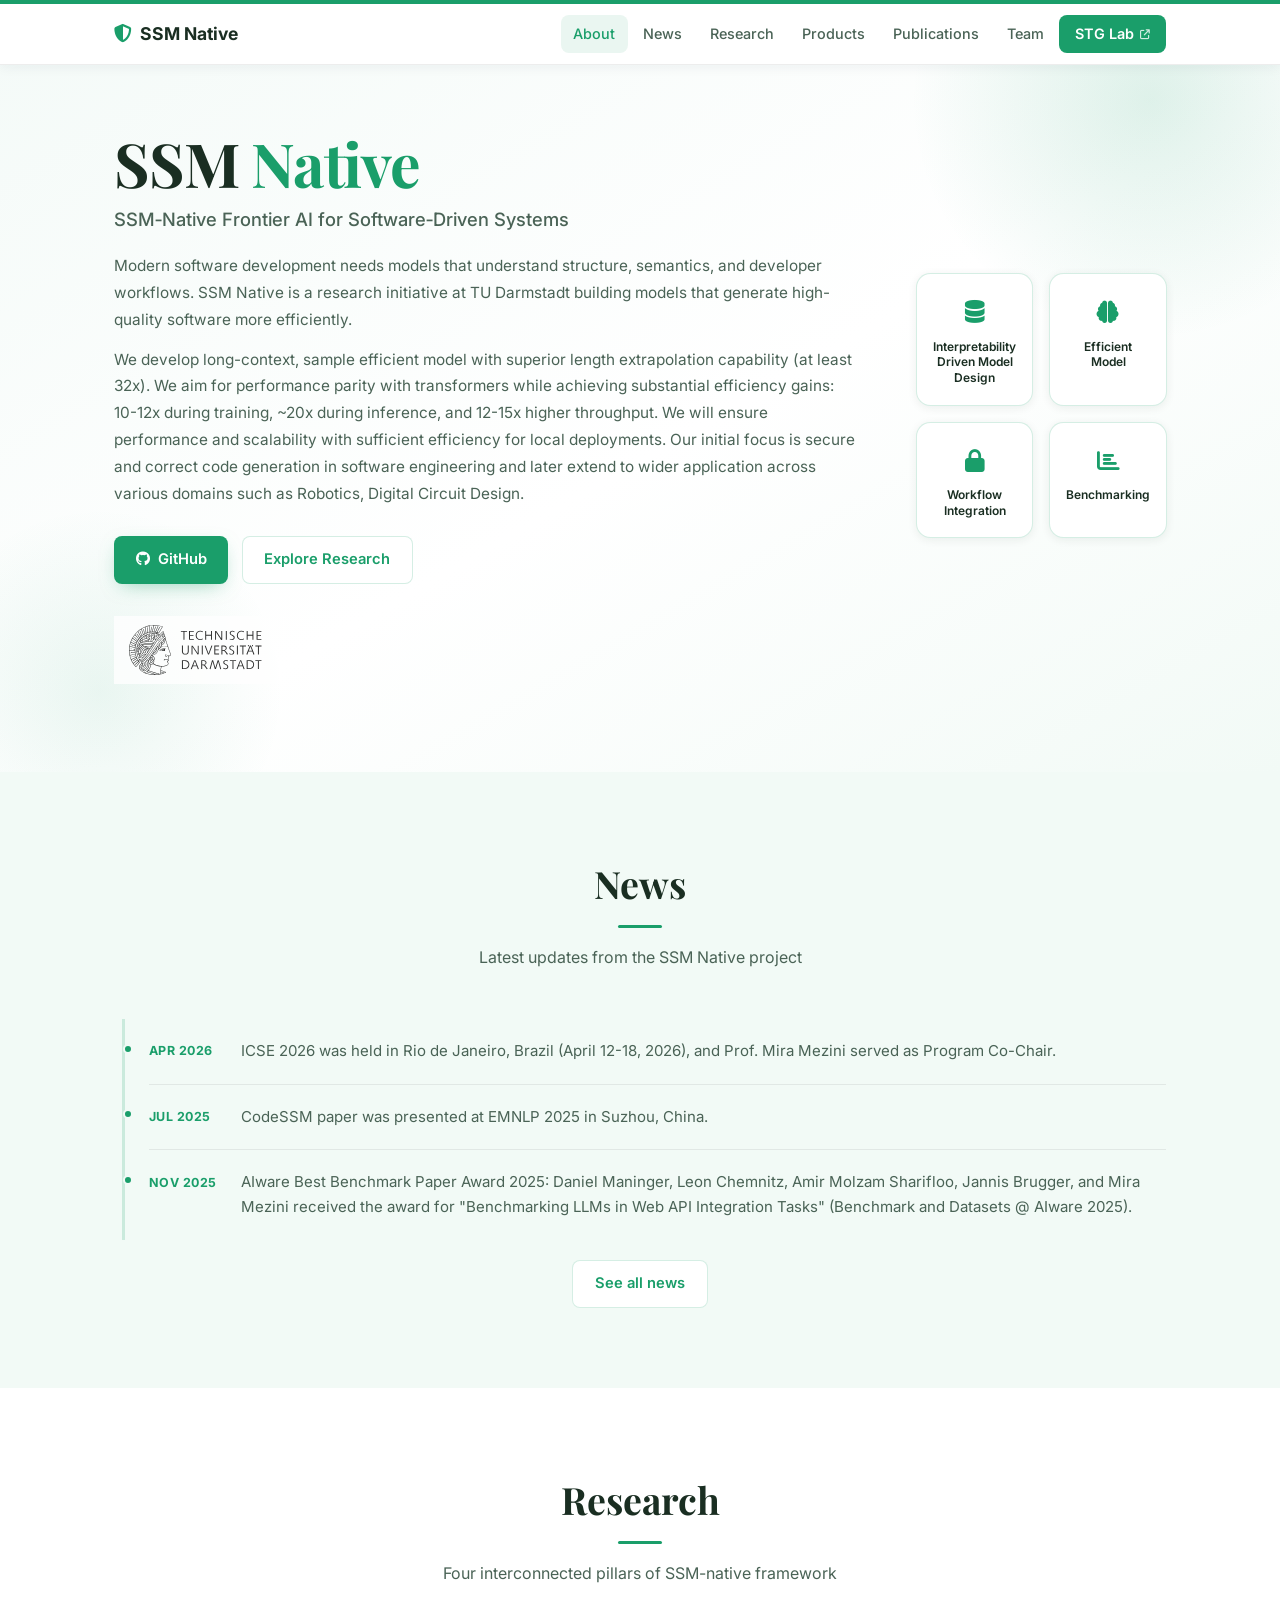
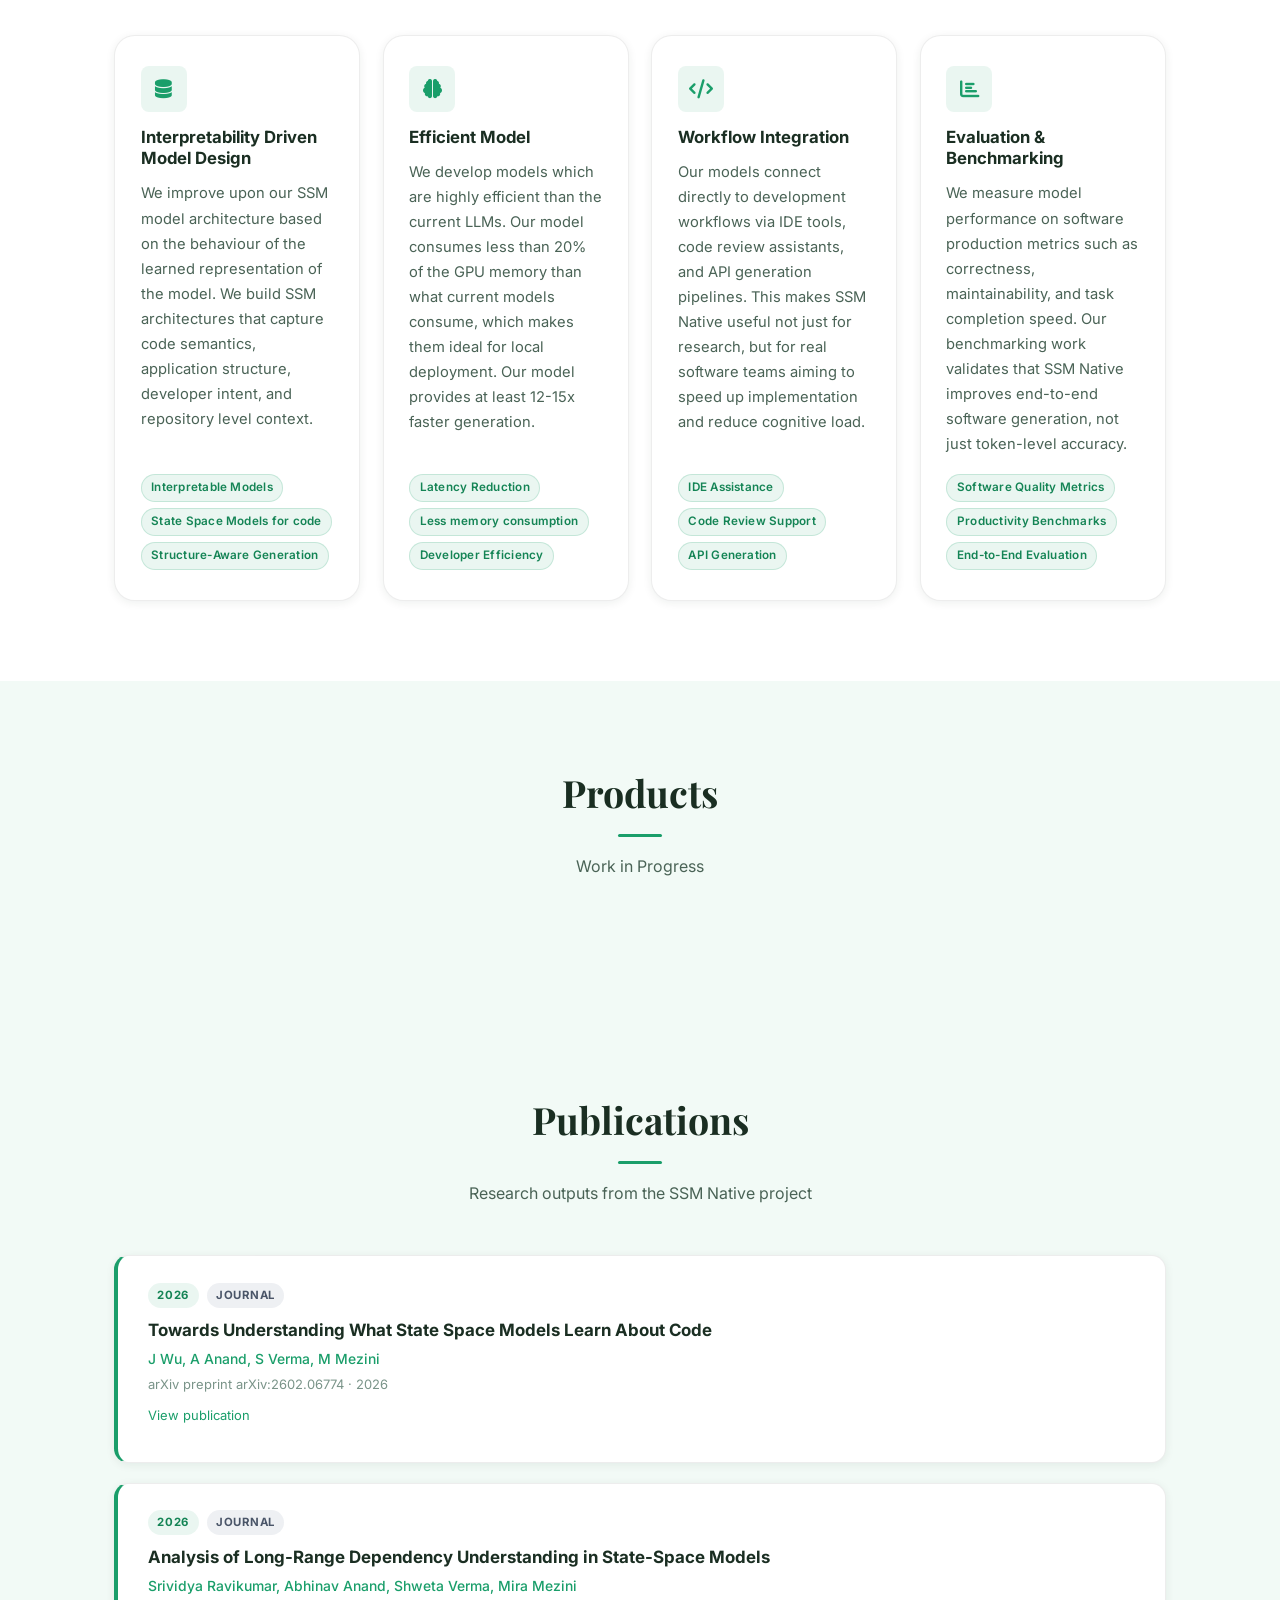
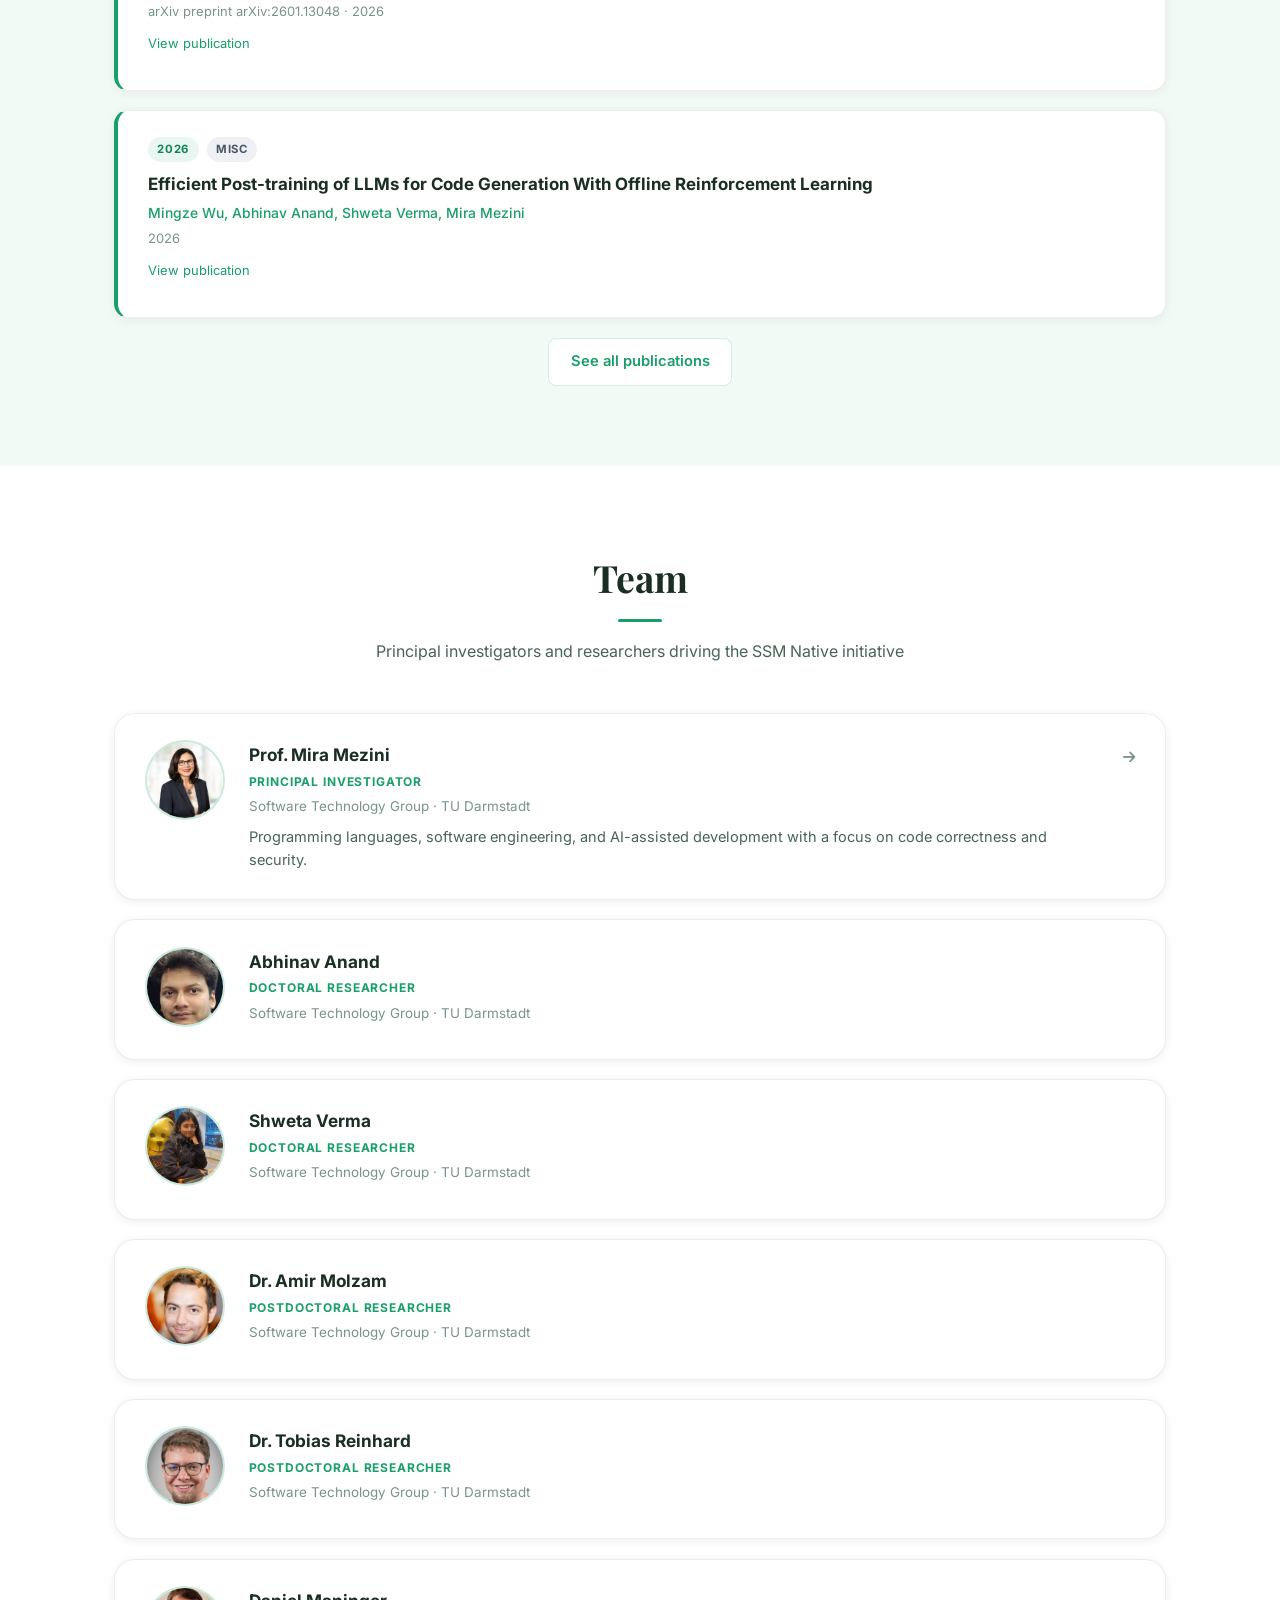
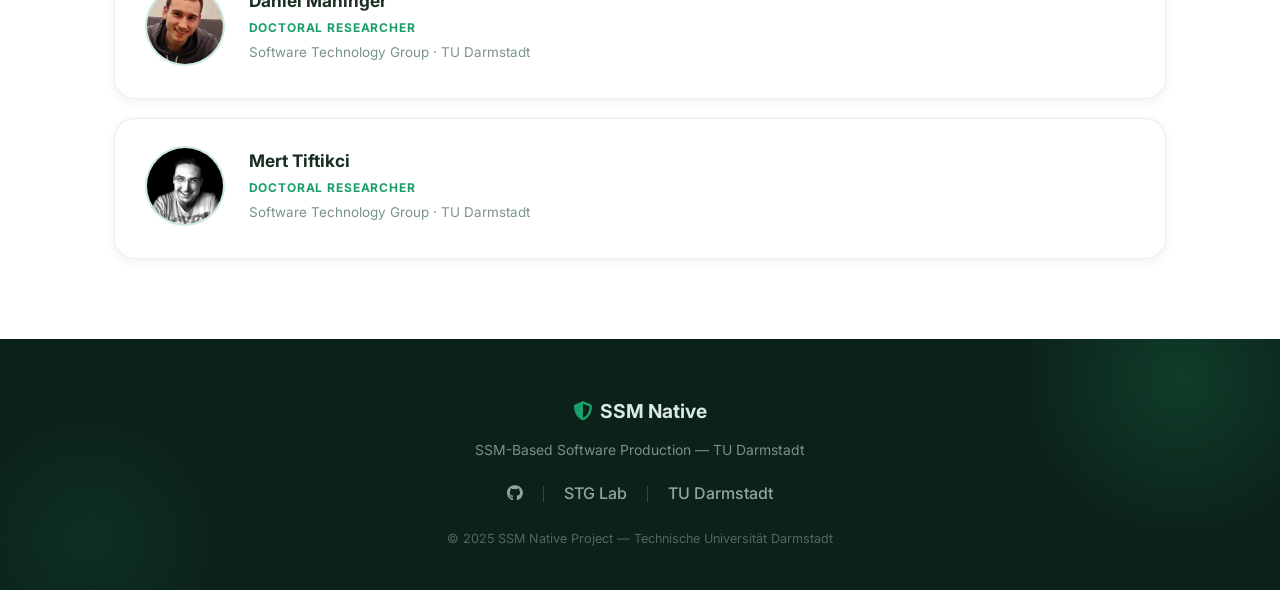
<file: index.html>
<!doctype html>
<html lang="en">
    <head>
        <meta charset="utf-8" />
        <meta name="viewport" content="width=device-width, initial-scale=1" />
        <meta
            name="description"
            content="SSM Native, SSM-based models for efficient software generation at TU Darmstadt."
        />
        <meta
            name="keywords"
            content="SSM Native, SSM-based models, software generation, efficient development, TU Darmstadt"
        />
        <title>SSM Native, Efficient Software Generation</title>

        <link rel="preconnect" href="https://fonts.googleapis.com" />
        <link rel="preconnect" href="https://fonts.gstatic.com" crossorigin />
        <link
            href="https://fonts.googleapis.com/css2?family=Inter:wght@300;400;500;600;700&family=Playfair+Display:wght@600;700&display=swap"
            rel="stylesheet"
        />
        <link
            rel="stylesheet"
            href="https://cdnjs.cloudflare.com/ajax/libs/font-awesome/6.5.0/css/all.min.css"
        />

        <link rel="stylesheet" href="./css/style.css" />
    </head>
    <body>
        <!-- ========== NAVBAR ========== -->
        <nav id="navbar" role="navigation" aria-label="main navigation">
            <div class="nav-inner">
                <a class="nav-brand" href="#about">
                    <span class="nav-logo-icon"
                        ><i class="fas fa-shield-halved"></i
                    ></span>
                    <span class="nav-logo-text">SSM Native</span>
                </a>
                <button
                    class="nav-burger"
                    id="navBurger"
                    aria-label="Toggle menu"
                    aria-expanded="false"
                >
                    <span></span><span></span><span></span>
                </button>
                <ul class="nav-links" id="navLinks">
                    <li><a href="#about">About</a></li>
                    <li><a href="#news">News</a></li>
                    <li><a href="#research">Research</a></li>
                    <li><a href="#products">Products</a></li>
                    <li><a href="#publications">Publications</a></li>
                    <li><a href="#team">Team</a></li>
                    <li><a href="https://www.st.informatik.tu-darmstadt.de/" target="_blank" rel="noopener" class="nav-cta">STG Lab <i class="fas fa-arrow-up-right-from-square nav-ext-icon"></i></a></li>
                </ul>
            </div>
        </nav>

        <!-- ========== HERO / ABOUT ========== -->
        <section id="about" class="hero-section">
            <div class="hero-deco hero-deco-1"></div>
            <div class="hero-deco hero-deco-2"></div>
            <div class="container">
                <div class="hero-content">
                    <div class="hero-text">
                        <h1 class="hero-title">
                            SSM <span class="accent">Native</span>
                        </h1>
                        <p class="hero-subtitle">
                            SSM‑Native Frontier AI for Software‑Driven Systems
                        </p>
                        <p class="hero-desc">
                            Modern software development needs models that
                            understand structure, semantics, and developer
                            workflows. SSM Native is a research
                            initiative at TU Darmstadt building models 
                            that generate high-quality software more
                            efficiently.
                        </p>
                        <p class="hero-desc">
                            We develop long-context, sample efficient model
                            with superior length extrapolation capability 
                            (at least 32x). We aim for performance parity with
                            transformers while achieving substantial efficiency
                            gains: 10-12x during training, ~20x during inference,
                            and 12-15x higher throughput. We will ensure performance
                            and scalability with sufficient efficiency for local 
                            deployments. Our initial focus is secure and correct code 
                            generation in software engineering and later extend to wider 
                            application across various domains such as Robotics,
                            Digital Circuit Design.
                            
                        </p>
                        <div class="hero-links">
                            <a
                                href="https://github.com/abx04/CodeSSM"
                                class="btn btn-primary"
                                target="_blank"
                                rel="noopener"
                            >
                                <i class="fab fa-github"></i> GitHub
                            </a>
                            <a href="#research" class="btn btn-outline"
                                >Explore Research</a
                            >
                        </div>
                        <div class="hero-affiliations">
                            <a
                                href="https://www.tu-darmstadt.de/"
                                target="_blank"
                                rel="noopener"
                                class="affil-logo"
                                aria-label="TU Darmstadt"
                            >
                                <img
                                    src="./static/images/tuda_logo_RGB.svg"
                                    alt="TU Darmstadt"
                                    class="logo-tuda"
                                />
                            </a>
                        </div>
                    </div>
                    <div class="hero-visual">
                        <div class="hero-card-stack">
                            <div class="hero-stat-card">
                                <div class="hero-stat-icon">
                                    <i class="fas fa-database"></i>
                                </div>
                                <div class="hero-stat-label">Interpretability Driven Model Design</div>
                            </div>
                            <div class="hero-stat-card">
                                <div class="hero-stat-icon">
                                    <i class="fas fa-brain"></i>
                                </div>
                                <div class="hero-stat-label">
                                    Efficient Model
                                </div>
                            </div>
                            <div class="hero-stat-card">
                                <div class="hero-stat-icon">
                                    <i class="fas fa-lock"></i>
                                </div>
                                <div class="hero-stat-label">
                                    Workflow Integration
                                </div>
                            </div>
                            <div class="hero-stat-card">
                                <div class="hero-stat-icon">
                                    <i class="fas fa-chart-bar"></i>
                                </div>
                                <div class="hero-stat-label">Benchmarking</div>
                            </div>
                        </div>
                    </div>
                </div>
            </div>
        </section>

        <!-- ========== NEWS ========== -->
        <section id="news" class="section section-subtle">
            <div class="container">
                <div class="section-header">
                    <h2 class="section-heading">News</h2>
                    <p class="section-sub">
                        Latest updates from the SSM Native project
                    </p>
                </div>
                <div class="news-list" id="newsList" data-limit="3">
                    <div class="news-item">
                        <span class="news-date">Loading...</span>
                        <div class="news-body">
                            <p>Loading news updates...</p>
                        </div>
                    </div>
                </div>
                <div class="news-actions">
                    <a href="./news.html" class="btn btn-outline">
                        See all news
                    </a>
                </div>
            </div>
        </section>

        <!-- ========== RESEARCH ========== -->
        <section id="research" class="section section-default">
            <div class="container">
                <div class="section-header">
                    <h2 class="section-heading">Research</h2>
                    <p class="section-sub">
                        Four interconnected pillars of SSM-native framework
                    </p>
                </div>
                <div class="research-grid">
                    <div class="research-card">
                        <div class="research-icon">
                            <i class="fas fa-database"></i>
                        </div>
                        <h3>Interpretability Driven Model Design</h3>
                        <p>
                            We improve upon our SSM model architecture based
                            on the behaviour of the learned representation of the model.
                            We build SSM architectures that capture code
                            semantics, application structure, developer
                            intent, and repository level context.
                            
                        </p>
                        <ul class="research-tags">
                            <li>Interpretable Models</li>
                            <li>State Space Models for code</li>
                            <li>Structure-Aware Generation</li>
                        </ul>
                    </div>

                    <div class="research-card">
                        <div class="research-icon">
                            <i class="fas fa-brain"></i>
                        </div>
                        <h3>Efficient Model</h3>
                        <p>
                            We develop models which are highly efficient 
                            than the current LLMs. Our model consumes less than 20% 
                            of the GPU memory than what current models consume,
                            which makes them ideal for local deployment. Our model
                            provides at least 12-15x faster generation.

                        </p>
                        <ul class="research-tags">
                            <li>Latency Reduction</li>
                            <li>Less memory consumption</li>
                            <li>Developer Efficiency</li>
                        </ul>
                    </div>

                    <div class="research-card">
                        <div class="research-icon">
                            <i class="fas fa-code"></i>
                        </div>
                        <h3>Workflow Integration</h3>
                        <p>
                            Our models connect directly to development workflows
                            via IDE tools, code review assistants, and API
                            generation pipelines. This makes SSM Native useful
                            not just for research, but for real software teams
                            aiming to speed up implementation and reduce
                            cognitive load.
                        </p>
                        <ul class="research-tags">
                            <li>IDE Assistance</li>
                            <li>Code Review Support</li>
                            <li>API Generation</li>
                        </ul>
                    </div>

                    <div class="research-card">
                        <div class="research-icon">
                            <i class="fas fa-chart-bar"></i>
                        </div>
                        <h3>Evaluation &amp; Benchmarking</h3>
                        <p>
                            We measure model performance on software production
                            metrics such as correctness, maintainability, and
                            task completion speed. Our benchmarking work
                            validates that SSM Native improves end-to-end
                            software generation, not just token-level accuracy.
                        </p>
                        <ul class="research-tags">
                            <li>Software Quality Metrics</li>
                            <li>Productivity Benchmarks</li>
                            <li>End-to-End Evaluation</li>
                        </ul>
                    </div>
                </div>
            </div>
        </section>

        <!-- ========== PRODUCTS ========== -->
        <section id="products" class="section section-subtle">
            <div class="container">
                <div class="section-header">
                    <h2 class="section-heading">Products</h2>
                    <p class="section-sub">
                        Work in Progress
                    </p>
                </div>
               <!-- <div class="products-grid">
                    <div class="product-card">
                        <div class="product-icon">
                            <i class="fas fa-plug"></i>
                        </div>
                        <div class="product-label">IDE Integration</div>
                        <h3>JetBrains IDE Plugin</h3>
                        <p>
                            Brings SSM Native code generation support directly
                            into your development environment. The plugin
                            enhances IDE suggestions, improves completion
                            quality, and helps developers produce software more
                            efficiently.
                        </p>
                    </div> -->

                     <!-- <div class="product-card">
                        <div class="product-icon">
                            <i class="fas fa-terminal"></i>
                        </div>
                        <div class="product-label">Unified Evaluation</div>
                        <h3>Benchmark CLI Tool</h3>
                        <p>
                            A unified command-line interface for evaluating SSM
                            models on software generation metrics. Benchmark any
                            model from OpenRouter or a local agent against
                            productivity, correctness, and maintainability
                            criteria in one tool.
                        </p>
                    </div>
                </div> -->
            </div>
        </section>

        <!-- ========== PUBLICATIONS ========== -->
        <section id="publications" class="section section-subtle">
            <div class="container">
                <div class="section-header">
                    <h2 class="section-heading">Publications</h2>
                    <p class="section-sub">
                        Research outputs from the SSM Native project
                    </p>
                </div>
                <div class="pub-list" id="pubList" data-limit="3">
                    <div class="pub-card">
                        <p class="pub-venue">Loading publications from BibTeX...</p>
                    </div>
                </div>
                <div class="pub-actions">
                    <a href="./publications.html" class="btn btn-outline">
                        See all publications
                    </a>
                </div>
            </div>
        </section>

        <!-- ========== TEAM ========== -->
        <section id="team" class="section section-default">
            <div class="container">
                <div class="section-header">
                    <h2 class="section-heading">Team</h2>
                    <p class="section-sub">
                        Principal investigators and researchers driving the
                        SSM Native initiative
                    </p>
                </div>
                <div class="team-grid">
                    <a
                        class="team-card"
                        href="https://www.st.informatik.tu-darmstadt.de/people/mira_mezini/"
                        target="_blank"
                        rel="noopener"
                    >
                        <div class="team-avatar">
                            <img
                                src="./static/images/hessianAI_MiraMezini_0x415.jpg"
                                alt="Mira Mezini"
                            />
                        </div>
                        <div class="team-info">
                            <div class="team-name">Prof. Mira Mezini</div>
                            <div class="team-role">Principal Investigator</div>
                            <div class="team-affiliation">
                                Software Technology Group &middot; TU Darmstadt
                            </div>
                            <p class="team-focus">
                                Programming languages, software engineering, and
                                AI-assisted development with a focus on code
                                correctness and security.
                            </p>
                        </div>
                        <span class="team-link-icon"
                            ><i class="fas fa-arrow-right"></i
                        ></span>
                    </a>

                    <div class="team-card">
                        <div class="team-avatar">
                            <img
                                src="./static/images/Abhinav_Anand.jpg"
                                alt="Abhinav Anand"
                            />
                        </div>
                        <div class="team-info">
                            <div class="team-name">Abhinav Anand</div>
                            <div class="team-role">Doctoral Researcher</div>
                            <div class="team-affiliation">
                                Software Technology Group &middot; TU Darmstadt
                            </div>
                        </div>
                    </div>

                    <div class="team-card">
                        <div class="team-avatar">
                            <img
                                src="./static/images/Shweta_Verma.jpg"
                                alt="Shweta Verma"
                            />
                        </div>
                        <div class="team-info">
                            <div class="team-name">Shweta Verma</div>
                            <div class="team-role">Doctoral Researcher</div>
                            <div class="team-affiliation">
                                Software Technology Group &middot; TU Darmstadt
                            </div>
                        </div>
                    </div>

                    <div class="team-card">
                        <div class="team-avatar">
                            <img
                                src="./static/images/Amir_Molzam_Sharifloo.jpg"
                                alt="Dr. Amir Molzam"
                            />
                        </div>
                        <div class="team-info">
                            <div class="team-name">Dr. Amir Molzam</div>
                            <div class="team-role">Postdoctoral Researcher</div>
                            <div class="team-affiliation">
                                Software Technology Group &middot; TU Darmstadt
                            </div>
                        </div>
                    </div>

                    <div class="team-card">
                        <div class="team-avatar">
                            <img
                                src="./static/images/Tobias_Reinhard.jpg"
                                alt="Dr. Tobias Reinhard"
                            />
                        </div>
                        <div class="team-info">
                            <div class="team-name">Dr. Tobias Reinhard</div>
                            <div class="team-role">Postdoctoral Researcher</div>
                            <div class="team-affiliation">
                                Software Technology Group &middot; TU Darmstadt
                            </div>
                        </div>
                    </div>

                    <div class="team-card">
                        <div class="team-avatar">
                            <img
                                src="./static/images/Daniel_Maninger.jpg"
                                alt="Daniel Maninger"
                            />
                        </div>
                        <div class="team-info">
                            <div class="team-name">Daniel Maninger</div>
                            <div class="team-role">Doctoral Researcher</div>
                            <div class="team-affiliation">
                                Software Technology Group &middot; TU Darmstadt
                            </div>
                        </div>
                    </div>

                    <div class="team-card">
                        <div class="team-avatar">
                            <img
                                src="./static/images/Mert_Tiftikci.jpg"
                                alt="Mert Tiftikci"
                            />
                        </div>
                        <div class="team-info">
                            <div class="team-name">Mert Tiftikci</div>
                            <div class="team-role">Doctoral Researcher</div>
                            <div class="team-affiliation">
                                Software Technology Group &middot; TU Darmstadt
                            </div>
                        </div>
                    </div>
                </div>
            </div>
        </section>

        <!-- ========== FOOTER ========== -->
        <footer class="site-footer">
            <div class="footer-deco footer-deco-1"></div>
            <div class="footer-deco footer-deco-2"></div>
            <div class="container footer-inner">
                <div class="footer-brand">
                    <span class="footer-logo-icon"
                        ><i class="fas fa-shield-halved"></i
                    ></span>
                    <span class="footer-logo-text">SSM Native</span>
                </div>
                <p class="footer-tagline">
                    SSM-Based Software Production &mdash; TU Darmstadt
                </p>
                <div class="footer-links">
                    <a href="https://github.com/SecureCoder-Project" target="_blank" rel="noopener" aria-label="GitHub"><i class="fab fa-github"></i></a>
                    <span class="footer-divider"></span>
                    <a href="https://www.st.informatik.tu-darmstadt.de/" target="_blank" rel="noopener">STG Lab</a>
                    <span class="footer-divider"></span>
                    <a href="https://www.tu-darmstadt.de/" target="_blank" rel="noopener">TU Darmstadt</a>
                </div>
                <p class="footer-copy">
                    &copy; 2025 SSM Native Project &mdash; Technische Universit&auml;t Darmstadt
                </p>
            </div>
        </footer>

        <script src="./js/main.js?v=20260504"></script>
    </body>
</html>
</file>
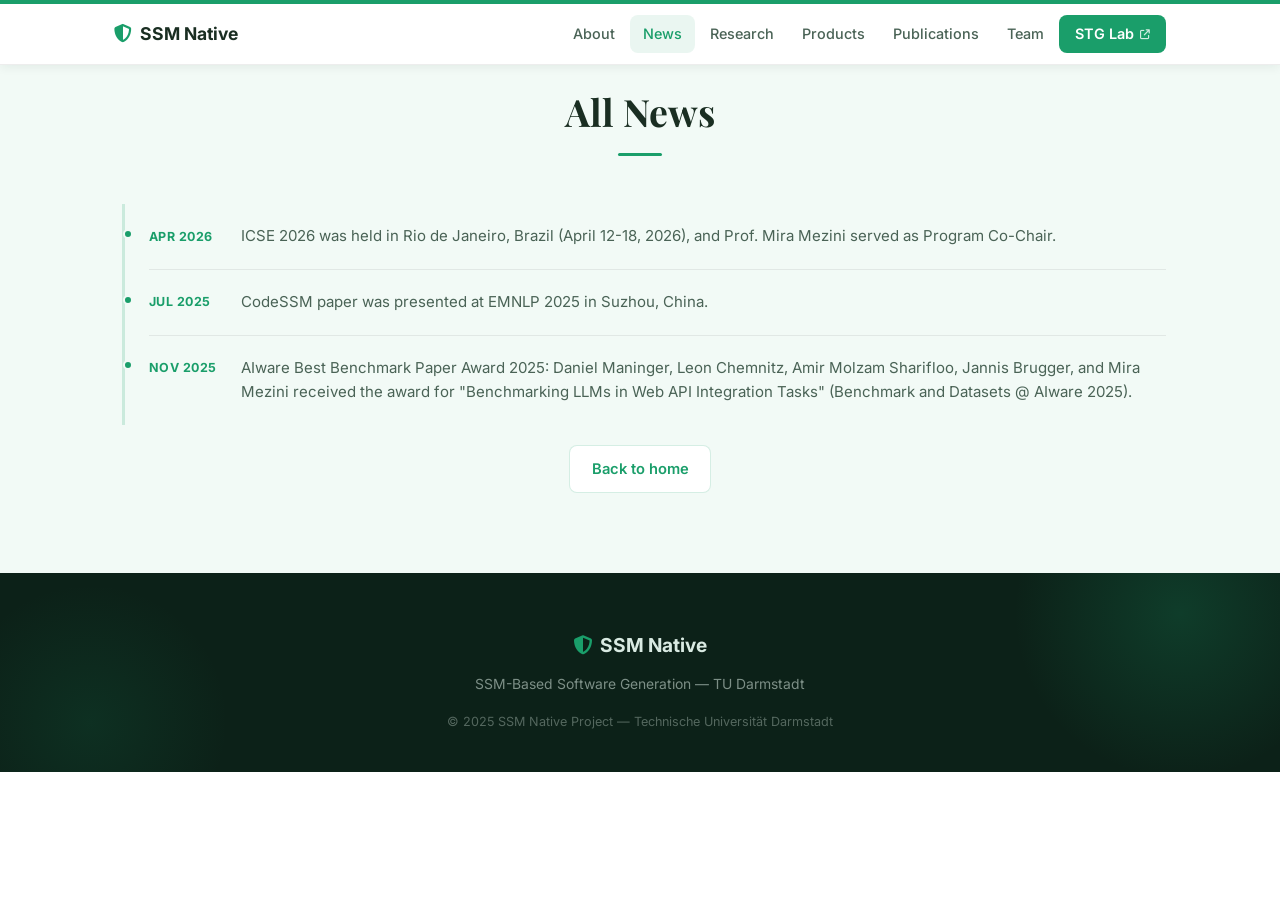
<file: news.html>
<!doctype html>
<html lang="en">
    <head>
        <meta charset="utf-8" />
        <meta name="viewport" content="width=device-width, initial-scale=1" />
        <meta
            name="description"
            content="All SSM Native news updates."
        />
        <meta
            name="keywords"
            content="SSM Native, news, updates, TU Darmstadt"
        />
        <title>SSM Native News</title>

        <link rel="preconnect" href="https://fonts.googleapis.com" />
        <link rel="preconnect" href="https://fonts.gstatic.com" crossorigin />
        <link
            href="https://fonts.googleapis.com/css2?family=Inter:wght@300;400;500;600;700&family=Playfair+Display:wght@600;700&display=swap"
            rel="stylesheet"
        />
        <link
            rel="stylesheet"
            href="https://cdnjs.cloudflare.com/ajax/libs/font-awesome/6.5.0/css/all.min.css"
        />

        <link rel="stylesheet" href="./css/style.css" />
    </head>
    <body>
        <nav id="navbar" role="navigation" aria-label="main navigation">
            <div class="nav-inner">
                <a class="nav-brand" href="./index.html#about">
                    <span class="nav-logo-icon"
                        ><i class="fas fa-shield-halved"></i
                    ></span>
                    <span class="nav-logo-text">SSM Native</span>
                </a>
                <button
                    class="nav-burger"
                    id="navBurger"
                    aria-label="Toggle menu"
                    aria-expanded="false"
                >
                    <span></span><span></span><span></span>
                </button>
                <ul class="nav-links" id="navLinks">
                    <li><a href="./index.html#about">About</a></li>
                    <li><a href="#news">News</a></li>
                    <li><a href="./index.html#research">Research</a></li>
                    <li><a href="./index.html#products">Products</a></li>
                    <li><a href="./publications.html">Publications</a></li>
                    <li><a href="./index.html#team">Team</a></li>
                    <li><a href="https://www.st.informatik.tu-darmstadt.de/" target="_blank" rel="noopener" class="nav-cta">STG Lab <i class="fas fa-arrow-up-right-from-square nav-ext-icon"></i></a></li>
                </ul>
            </div>
        </nav>

        <section id="news" class="section section-subtle">
            <div class="container">
                <div class="section-header">
                    <h2 class="section-heading">All News</h2>
                </div>
                <div class="news-list" id="newsList">
                    <div class="news-item">
                        <span class="news-date">Loading...</span>
                        <div class="news-body">
                            <p>Loading news updates...</p>
                        </div>
                    </div>
                </div>
                <div class="news-actions">
                    <a href="./index.html#news" class="btn btn-outline">
                        Back to home
                    </a>
                </div>
            </div>
        </section>

        <footer class="site-footer">
            <div class="footer-deco footer-deco-1"></div>
            <div class="footer-deco footer-deco-2"></div>
            <div class="container footer-inner">
                <div class="footer-brand">
                    <span class="footer-logo-icon"
                        ><i class="fas fa-shield-halved"></i
                    ></span>
                    <span class="footer-logo-text">SSM Native</span>
                </div>
                <p class="footer-tagline">
                    SSM-Based Software Generation &mdash; TU Darmstadt
                </p>
                <p class="footer-copy">
                    &copy; 2025 SSM Native Project &mdash; Technische
                    Universit&auml;t Darmstadt
                </p>
            </div>
        </footer>

        <script src="./js/main.js?v=20260504"></script>
    </body>
</html>
</file>
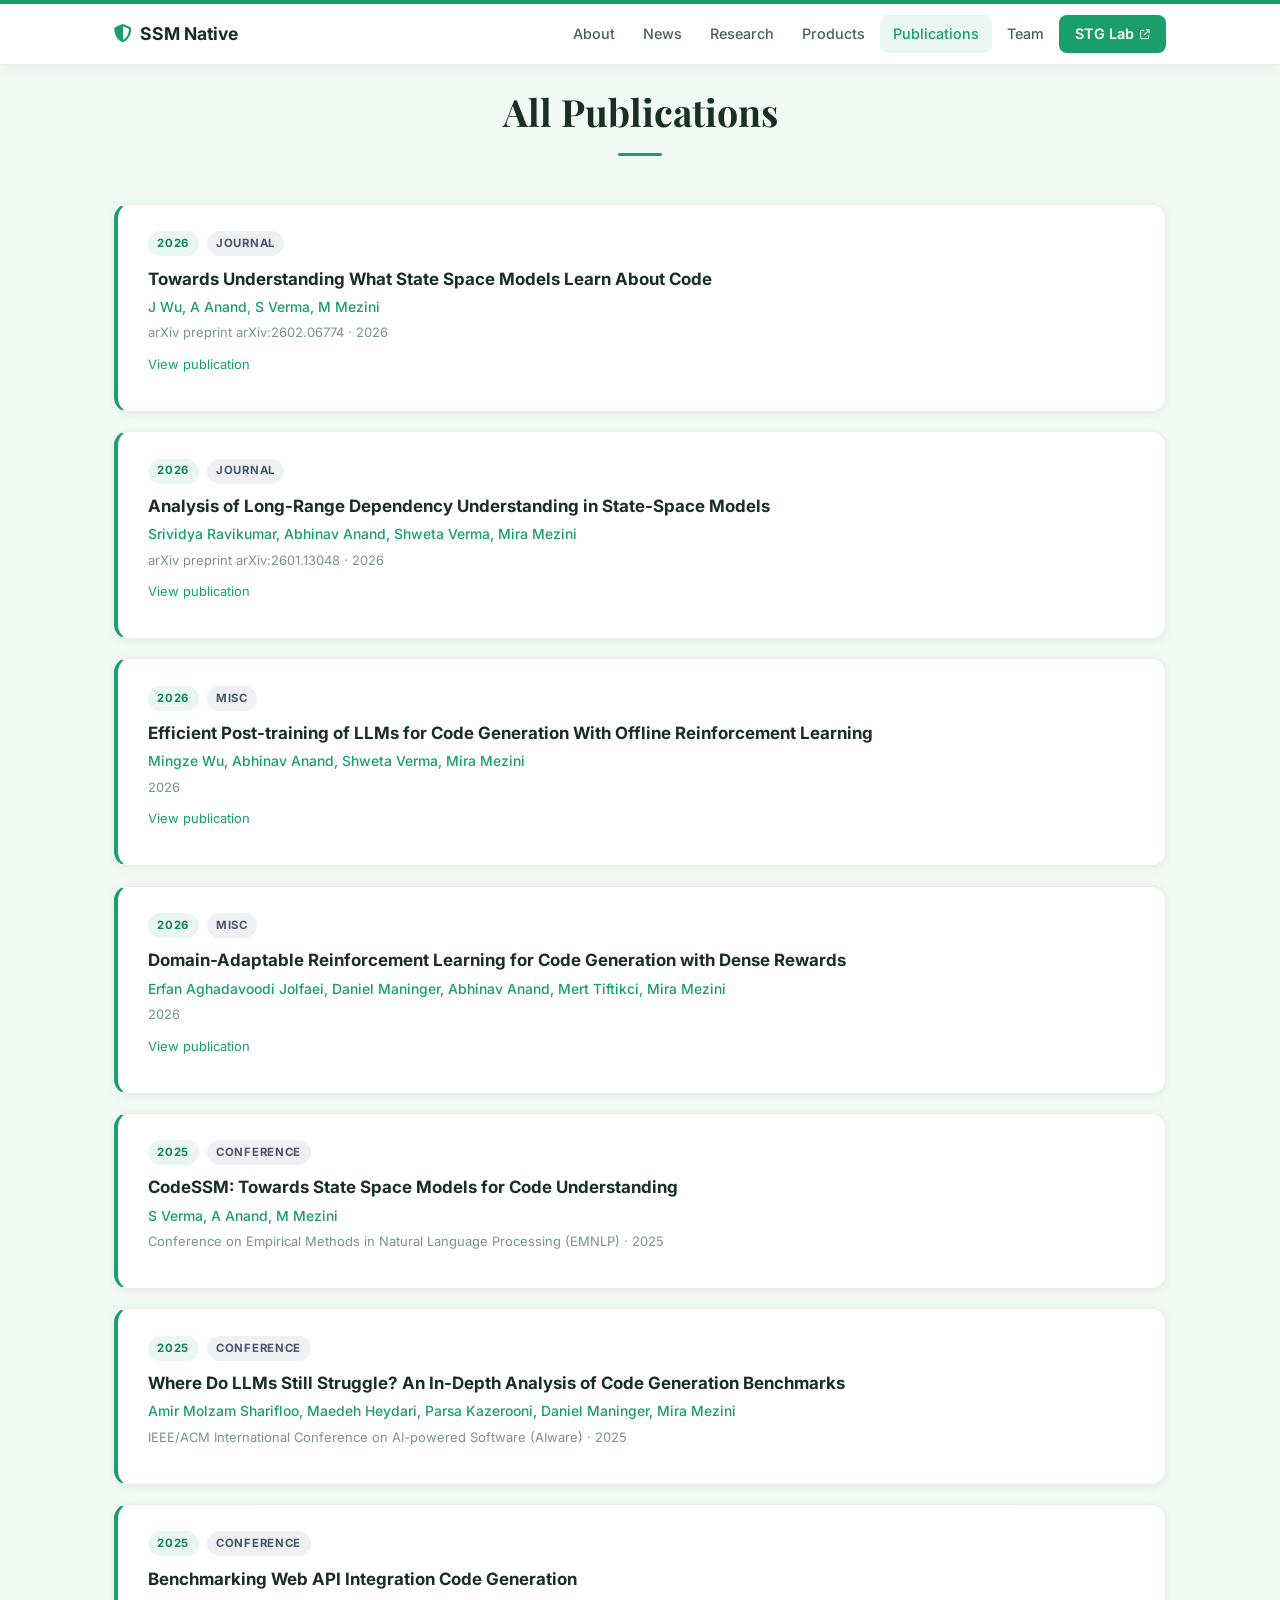
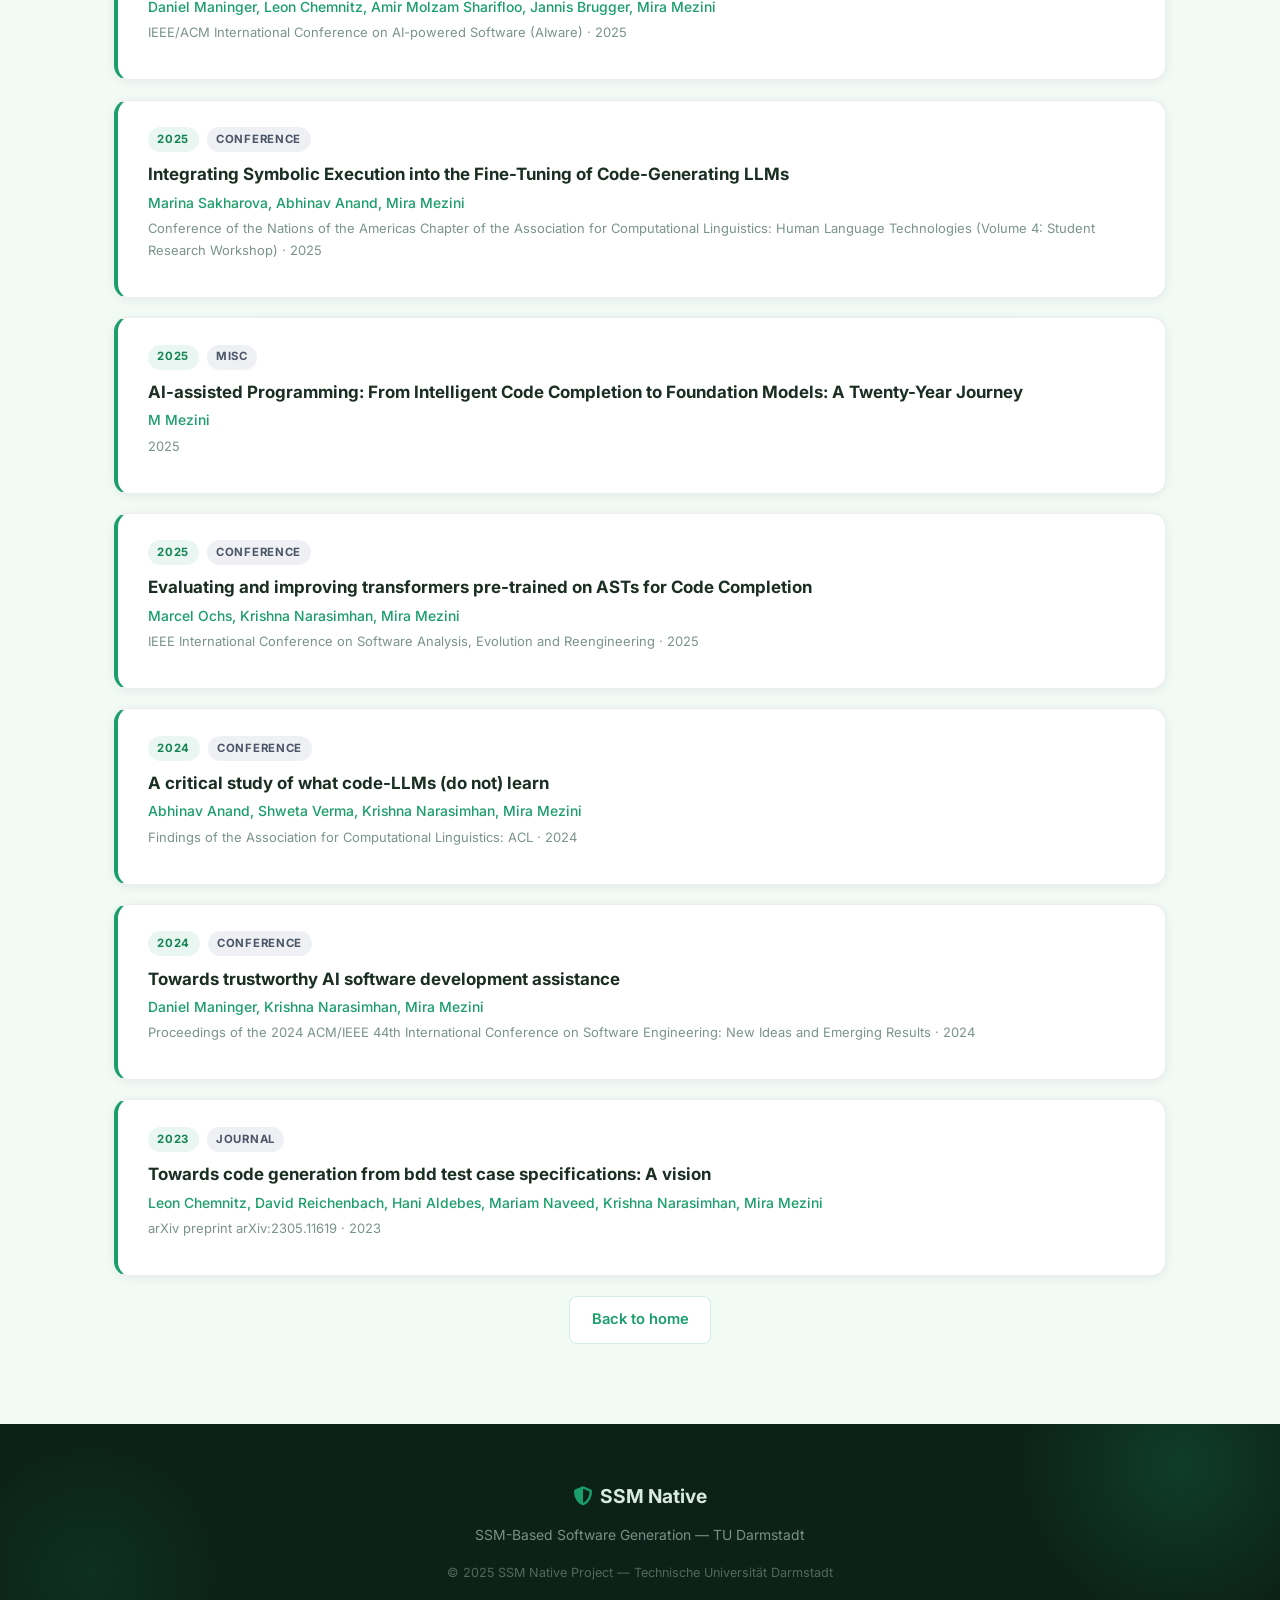
<file: publications.html>
<!doctype html>
<html lang="en">
    <head>
        <meta charset="utf-8" />
        <meta name="viewport" content="width=device-width, initial-scale=1" />
        <meta
            name="description"
            content="All SSM Native publications from BibTeX."
        />
        <meta
            name="keywords"
            content="SSM Native, publications, BibTeX, TU Darmstadt"
        />
        <title>SSM Native Publications</title>

        <link rel="preconnect" href="https://fonts.googleapis.com" />
        <link rel="preconnect" href="https://fonts.gstatic.com" crossorigin />
        <link
            href="https://fonts.googleapis.com/css2?family=Inter:wght@300;400;500;600;700&family=Playfair+Display:wght@600;700&display=swap"
            rel="stylesheet"
        />
        <link
            rel="stylesheet"
            href="https://cdnjs.cloudflare.com/ajax/libs/font-awesome/6.5.0/css/all.min.css"
        />

        <link rel="stylesheet" href="./css/style.css" />
    </head>
    <body>
        <nav id="navbar" role="navigation" aria-label="main navigation">
            <div class="nav-inner">
                <a class="nav-brand" href="./index.html#about">
                    <span class="nav-logo-icon"
                        ><i class="fas fa-shield-halved"></i
                    ></span>
                    <span class="nav-logo-text">SSM Native</span>
                </a>
                <button
                    class="nav-burger"
                    id="navBurger"
                    aria-label="Toggle menu"
                    aria-expanded="false"
                >
                    <span></span><span></span><span></span>
                </button>
                <ul class="nav-links" id="navLinks">
                    <li><a href="./index.html#about">About</a></li>
                    <li><a href="./index.html#news">News</a></li>
                    <li><a href="./index.html#research">Research</a></li>
                    <li><a href="./index.html#products">Products</a></li>
                    <li><a href="#publications">Publications</a></li>
                    <li><a href="./index.html#team">Team</a></li>
                    <li><a href="https://www.st.informatik.tu-darmstadt.de/" target="_blank" rel="noopener" class="nav-cta">STG Lab <i class="fas fa-arrow-up-right-from-square nav-ext-icon"></i></a></li>
                </ul>
            </div>
        </nav>

        <section id="publications" class="section section-subtle">
            <div class="container">
                <div class="section-header">
                    <h2 class="section-heading">All Publications</h2>
                </div>
                <div class="pub-list" id="pubList">
                    <div class="pub-card">
                        <p class="pub-venue">Loading publications from BibTeX...</p>
                    </div>
                </div>
                <div class="pub-actions">
                    <a href="./index.html#publications" class="btn btn-outline">
                        Back to home
                    </a>
                </div>
            </div>
        </section>

        <footer class="site-footer">
            <div class="footer-deco footer-deco-1"></div>
            <div class="footer-deco footer-deco-2"></div>
            <div class="container footer-inner">
                <div class="footer-brand">
                    <span class="footer-logo-icon"
                        ><i class="fas fa-shield-halved"></i
                    ></span>
                    <span class="footer-logo-text">SSM Native</span>
                </div>
                <p class="footer-tagline">
                    SSM-Based Software Generation &mdash; TU Darmstadt
                </p>
                <p class="footer-copy">
                    &copy; 2025 SSM Native Project &mdash; Technische
                    Universit&auml;t Darmstadt
                </p>
            </div>
        </footer>

        <script src="./js/main.js?v=20260504"></script>
    </body>
</html>
</file>
<file: css/style.css>
/* ==========================================================================
   DESIGN TOKENS
   To retheme the entire site, edit only the values in :root below.
   Every color in the stylesheet is consumed via these semantic variables.
   ========================================================================== */
:root {
  /* --- Backgrounds --- */
  --bg-default:       #ffffff;
  --bg-subtle:        #f2faf6;     /* light tint of accent, used for alt sections */
  --bg-inverse:       #0c2118;     /* dark, used for footer */

  /* --- Text --- */
  --text-primary:     #1a2e22;     /* near-black, main body text */
  --text-secondary:   #4a6356;     /* mid-tone, secondary body text */
  --text-muted:       #7a9489;     /* subdued labels, metadata */
  --text-inverse:     rgba(236,252,244,0.92); /* text on dark/inverse backgrounds */

  /* --- Borders --- */
  --border-default:   rgba(26,158,106,0.18); /* accent-tinted, for cards & focus rings */
  --border-subtle:    rgba(0,0,0,0.07);       /* near-neutral, low-contrast dividers */

  /* --- Accent (primary brand color) --- */
  --accent:           #1a9e6a;
  --accent-hover:     #148455;
  --accent-active:    #0e6b43;
  --accent-fg:        #ffffff;          /* foreground on top of --accent */
  --accent-subtle:    rgba(26,158,106,0.09);  /* very faint tint, badge backgrounds */
  --accent-muted:     rgba(26,158,106,0.18);  /* slightly stronger, hover borders */

  /* --- Semantic states --- */
  --success:          #16a34a;
  --warning:          #d97706;
  --danger:           #dc2626;

  /* --- Shadows (neutral, not color-specific) --- */
  --shadow-sm:   0 2px 10px rgba(10,40,25,0.07);
  --shadow-md:   0 8px 28px  rgba(10,40,25,0.11);
  --shadow-lg:   0 20px 48px -14px rgba(10,40,25,0.2);

  /* --- Radii --- */
  --radius-sm:   0.5rem;
  --radius-md:   0.9rem;
  --radius-lg:   1.3rem;

  /* --- Motion --- */
  --transition:  0.22s ease;
}

/* ==========================================================================
   RESET & BASE
   ========================================================================== */
*, *::before, *::after { box-sizing: border-box; margin: 0; padding: 0; }

html { scroll-behavior: smooth; }

body {
  font-family: 'Inter', system-ui, sans-serif;
  font-size: 16px;
  line-height: 1.7;
  color: var(--text-primary);
  background: var(--bg-default);
}

a {
  color: var(--accent);
  text-decoration: none;
  transition: color var(--transition);
}
a:hover { color: var(--accent-hover); }

ul { list-style: none; }

.container {
  max-width: 1100px;
  margin: 0 auto;
  padding: 0 1.5rem;
}

/* ==========================================================================
   NAVBAR
   ========================================================================== */
#navbar {
  position: fixed;
  top: 0; left: 0; right: 0;
  z-index: 100;
  background: rgba(255,255,255,0.97);
  backdrop-filter: blur(12px);
  -webkit-backdrop-filter: blur(12px);
  border-top: 4px solid var(--accent);
  border-bottom: 1px solid var(--border-subtle);
  box-shadow: var(--shadow-sm);
  transition: box-shadow var(--transition);
}

.nav-inner {
  max-width: 1100px;
  margin: 0 auto;
  padding: 0 1.5rem;
  height: 60px;
  display: flex;
  align-items: center;
  justify-content: space-between;
  gap: 1rem;
}

.nav-brand {
  display: flex;
  align-items: center;
  gap: 0.5rem;
  font-weight: 700;
  font-size: 1.1rem;
  color: var(--text-primary);
  white-space: nowrap;
}
.nav-brand:hover { color: var(--accent); }
.nav-logo-icon { color: var(--accent); font-size: 1.15rem; }

.nav-links {
  display: flex;
  align-items: center;
  gap: 0.15rem;
  flex-wrap: nowrap;
}
.nav-links li a {
  display: block;
  padding: 0.4rem 0.8rem;
  border-radius: var(--radius-sm);
  font-size: 0.9rem;
  font-weight: 500;
  color: var(--text-secondary);
  transition: background var(--transition), color var(--transition);
}
.nav-links li a:hover {
  background: var(--accent-subtle);
  color: var(--accent);
}
.nav-links li a.active {
  background: var(--accent-subtle);
  color: var(--accent);
}
.nav-links .nav-cta {
  background: var(--accent);
  color: var(--accent-fg) !important;
  padding: 0.4rem 1rem;
  font-weight: 600;
  display: inline-flex;
  align-items: center;
  gap: 0.35rem;
}
.nav-links .nav-cta:hover {
  background: var(--accent-hover);
  color: var(--accent-fg) !important;
}
.nav-ext-icon { font-size: 0.7em; opacity: 0.8; }

.nav-burger {
  display: none;
  flex-direction: column;
  gap: 5px;
  background: none;
  border: none;
  cursor: pointer;
  padding: 0.35rem;
}
.nav-burger span {
  display: block;
  width: 24px; height: 2px;
  background: var(--text-primary);
  border-radius: 2px;
  transition: transform var(--transition), opacity var(--transition);
}

/* ==========================================================================
   SECTION BASE
   ========================================================================== */
.section { padding: 5rem 0; }
.section-default { background: var(--bg-default); }
.section-subtle  { background: var(--bg-subtle); }

.section-header {
  text-align: center;
  margin-bottom: 3rem;
}
.section-heading {
  font-family: 'Playfair Display', Georgia, serif;
  font-size: clamp(1.8rem, 3.5vw, 2.35rem);
  font-weight: 700;
  color: var(--text-primary);
  position: relative;
  display: inline-block;
  padding-bottom: 0.75rem;
}
.section-heading::after {
  content: '';
  position: absolute;
  bottom: 0; left: 50%; transform: translateX(-50%);
  width: 2.75rem; height: 3px;
  border-radius: 2px;
  background: var(--accent);
}
.section-sub {
  margin-top: 1rem;
  color: var(--text-secondary);
  font-size: 1rem;
}

/* ==========================================================================
   BUTTONS
   ========================================================================== */
.btn {
  display: inline-flex;
  align-items: center;
  gap: 0.5rem;
  padding: 0.65rem 1.35rem;
  border-radius: var(--radius-sm);
  font-weight: 600;
  font-size: 0.92rem;
  cursor: pointer;
  transition: transform var(--transition), box-shadow var(--transition), background var(--transition);
}
.btn-primary {
  background: var(--accent);
  color: var(--accent-fg);
  box-shadow: 0 6px 20px -8px color-mix(in srgb, var(--accent) 55%, transparent);
}
.btn-primary:hover {
  background: var(--accent-hover);
  color: var(--accent-fg);
  transform: translateY(-2px);
  box-shadow: 0 10px 24px -8px color-mix(in srgb, var(--accent) 50%, transparent);
}
.btn-outline {
  background: var(--bg-default);
  color: var(--accent);
  border: 1.5px solid var(--accent-muted);
}
.btn-outline:hover {
  transform: translateY(-2px);
  border-color: var(--accent);
  color: var(--accent-hover);
  box-shadow: var(--shadow-sm);
}

/* ==========================================================================
   HERO / ABOUT
   ========================================================================== */
.hero-section {
  position: relative;
  padding: 8rem 0 5.5rem;
  overflow: hidden;
  background: linear-gradient(150deg,
    color-mix(in srgb, var(--accent) 5%, var(--bg-default)) 0%,
    var(--bg-default) 55%,
    var(--bg-subtle) 100%
  );
}
.hero-deco {
  position: absolute;
  border-radius: 50%;
  pointer-events: none;
}
.hero-deco-1 {
  width: 520px; height: 520px;
  top: -160px; right: -130px;
  background: radial-gradient(circle,
    color-mix(in srgb, var(--accent) 14%, transparent) 0%,
    transparent 65%
  );
}
.hero-deco-2 {
  width: 400px; height: 400px;
  bottom: -120px; left: -100px;
  background: radial-gradient(circle,
    color-mix(in srgb, var(--accent) 9%, transparent) 0%,
    transparent 65%
  );
}

.hero-content {
  display: flex;
  align-items: center;
  gap: 3.5rem;
  position: relative;
  z-index: 1;
}
.hero-text  { flex: 1 1 0; }
.hero-visual { flex: 0 0 auto; }

.hero-badge {
  display: inline-block;
  background: var(--accent-subtle);
  color: var(--accent-hover);
  font-size: 0.77rem;
  font-weight: 700;
  letter-spacing: 0.06em;
  text-transform: uppercase;
  padding: 0.28rem 0.85rem;
  border-radius: 999px;
  margin-bottom: 1rem;
  border: 1px solid var(--accent-muted);
  transition: background var(--transition), border-color var(--transition);
}
a.hero-badge:hover {
  background: var(--accent-muted);
  border-color: var(--accent);
  color: var(--accent-active);
}

.hero-affiliations {
  display: flex;
  align-items: center;
  gap: 1.25rem;
  margin-top: 2rem;
  flex-wrap: wrap;
}
.affil-logo {
  display: inline-flex;
  align-items: center;
  opacity: 0.82;
  transition: opacity var(--transition), transform var(--transition);
}
.affil-logo:hover {
  opacity: 1;
  transform: translateY(-1px);
}
.affil-logo img {
  width: auto;
  display: block;
  object-fit: contain;
}
/* TU Darmstadt SVG has built-in whitespace — size it consistently */
.affil-logo .logo-tuda {
  height: 68px;
}
.affil-sep {
  display: inline-block;
  width: 1px;
  height: 32px;
  background: var(--border-subtle);
  flex-shrink: 0;
}

.hero-title {
  font-family: 'Playfair Display', Georgia, serif;
  font-size: clamp(2.6rem, 5.5vw, 3.8rem);
  font-weight: 700;
  line-height: 1.15;
  color: var(--text-primary);
  margin-bottom: 0.4rem;
  letter-spacing: -0.02em;
}
.hero-title .accent { color: var(--accent); }

.hero-subtitle {
  font-size: clamp(1rem, 2vw, 1.15rem);
  font-weight: 500;
  color: var(--text-secondary);
  margin-bottom: 1.1rem;
}
.hero-desc {
  color: var(--text-secondary);
  font-size: 0.96rem;
  line-height: 1.75;
  margin-bottom: 0.8rem;
}
.hero-links {
  display: flex;
  gap: 0.85rem;
  flex-wrap: wrap;
  margin-top: 1.75rem;
}

/* hero visual card stack */
.hero-card-stack {
  display: grid;
  grid-template-columns: 1fr 1fr;
  gap: 1rem;
  width: 250px;
}
.hero-stat-card {
  background: var(--bg-default);
  border: 1px solid var(--border-default);
  border-radius: var(--radius-md);
  padding: 1.2rem 1rem;
  text-align: center;
  box-shadow: var(--shadow-sm);
  transition: transform var(--transition), box-shadow var(--transition);
}
.hero-stat-card:hover {
  transform: translateY(-3px);
  box-shadow: var(--shadow-md);
}
.hero-stat-icon {
  font-size: 1.4rem;
  color: var(--accent);
  margin-bottom: 0.45rem;
}
.hero-stat-label {
  font-size: 0.75rem;
  font-weight: 600;
  color: var(--text-primary);
  line-height: 1.3;
}

/* ==========================================================================
   NEWS
   ========================================================================== */
.news-list {
  display: flex;
  flex-direction: column;
  border-left: 3px solid var(--accent-muted);
  padding-left: 1.5rem;
  margin-left: 0.5rem;
}
.news-item {
  display: flex;
  gap: 1.25rem;
  padding: 1.25rem 0;
  border-bottom: 1px solid var(--border-subtle);
  position: relative;
}
.news-item::before {
  content: '';
  position: absolute;
  left: -1.6rem; top: 1.55rem;
  width: 10px; height: 10px;
  border-radius: 50%;
  background: var(--accent);
  border: 2px solid var(--bg-subtle);
}
.news-item:last-child { border-bottom: none; }
.news-actions {
  margin-top: 1.25rem;
  display: flex;
  justify-content: center;
}

.news-date {
  flex: 0 0 72px;
  font-size: 0.78rem;
  font-weight: 700;
  color: var(--accent);
  letter-spacing: 0.04em;
  text-transform: uppercase;
  padding-top: 0.1rem;
  white-space: nowrap;
}
.news-body p { color: var(--text-secondary); font-size: 0.94rem; line-height: 1.65; }
.news-body strong { color: var(--text-primary); }

/* ==========================================================================
   RESEARCH
   ========================================================================== */
.research-grid {
  display: grid;
  grid-template-columns: repeat(auto-fit, minmax(240px, 1fr));
  gap: 1.4rem;
}
.research-card {
  background: var(--bg-default);
  border: 1px solid var(--border-subtle);
  border-radius: var(--radius-lg);
  padding: 1.9rem 1.6rem;
  box-shadow: var(--shadow-sm);
  transition: transform var(--transition), box-shadow var(--transition), border-color var(--transition);
  display: flex;
  flex-direction: column;
  gap: 0.7rem;
}
.research-card:hover {
  transform: translateY(-4px);
  box-shadow: var(--shadow-lg);
  border-color: var(--border-default);
}
.research-icon {
  width: 46px; height: 46px;
  border-radius: var(--radius-sm);
  background: var(--accent-subtle);
  display: flex;
  align-items: center;
  justify-content: center;
  font-size: 1.2rem;
  color: var(--accent);
  margin-bottom: 0.2rem;
}
.research-card h3 {
  font-size: 1.05rem;
  font-weight: 700;
  color: var(--text-primary);
  line-height: 1.3;
}
.research-card p {
  font-size: 0.92rem;
  color: var(--text-secondary);
  line-height: 1.7;
  flex: 1;
}
.research-tags {
  display: flex;
  flex-wrap: wrap;
  gap: 0.4rem;
  margin-top: 0.4rem;
}
.research-tags li {
  font-size: 0.73rem;
  font-weight: 600;
  letter-spacing: 0.02em;
  color: var(--accent-hover);
  background: var(--accent-subtle);
  border: 1px solid var(--accent-muted);
  border-radius: 999px;
  padding: 0.18rem 0.6rem;
}

/* ==========================================================================
   PRODUCTS
   ========================================================================== */
.products-grid {
  display: grid;
  grid-template-columns: repeat(auto-fit, minmax(280px, 1fr));
  gap: 1.5rem;
}
.product-card {
  background: var(--bg-default);
  border: 1px solid var(--border-subtle);
  border-radius: var(--radius-lg);
  padding: 2rem 1.75rem;
  box-shadow: var(--shadow-sm);
  transition: transform var(--transition), box-shadow var(--transition), border-color var(--transition);
  display: flex;
  flex-direction: column;
  gap: 0.8rem;
}
.product-card:hover {
  transform: translateY(-4px);
  box-shadow: var(--shadow-lg);
  border-color: var(--border-default);
}
.product-icon {
  width: 52px; height: 52px;
  border-radius: var(--radius-md);
  background: var(--accent);
  display: flex;
  align-items: center;
  justify-content: center;
  font-size: 1.35rem;
  color: var(--accent-fg);
  margin-bottom: 0.3rem;
}
.product-label {
  font-size: 0.72rem;
  font-weight: 700;
  letter-spacing: 0.07em;
  text-transform: uppercase;
  color: var(--accent);
  margin-bottom: -0.2rem;
}
.product-card h3 {
  font-size: 1.15rem;
  font-weight: 700;
  color: var(--text-primary);
}
.product-card p {
  font-size: 0.93rem;
  color: var(--text-secondary);
  line-height: 1.7;
  flex: 1;
}
.product-actions {
  display: flex;
  gap: 0.75rem;
  flex-wrap: wrap;
  margin-top: 0.5rem;
}
.product-actions .btn { font-size: 0.85rem; padding: 0.5rem 1.1rem; }

/* ==========================================================================
   PUBLICATIONS
   ========================================================================== */
.pub-list {
  display: flex;
  flex-direction: column;
  gap: 1.2rem;
}
.pub-card {
  background: var(--bg-default);
  border: 1px solid var(--border-subtle);
  border-left: 4px solid var(--accent);
  border-radius: var(--radius-md);
  padding: 1.65rem 1.85rem;
  box-shadow: var(--shadow-sm);
  transition: transform var(--transition), box-shadow var(--transition);
}
.pub-card:hover {
  transform: translateY(-3px);
  box-shadow: var(--shadow-md);
}
.pub-meta {
  display: flex;
  gap: 0.5rem;
  margin-bottom: 0.7rem;
  flex-wrap: wrap;
}
.pub-badge {
  font-size: 0.71rem;
  font-weight: 700;
  letter-spacing: 0.06em;
  text-transform: uppercase;
  padding: 0.18rem 0.6rem;
  border-radius: 999px;
}
.pub-badge-year { background: var(--accent-subtle); color: var(--accent-hover); }
.pub-badge-proc { background: rgba(93,107,137,0.1); color: #4a5568; }

.pub-title {
  font-size: 1.06rem;
  font-weight: 700;
  color: var(--text-primary);
  line-height: 1.4;
  margin-bottom: 0.3rem;
}
.pub-authors {
  font-size: 0.87rem;
  color: var(--accent);
  font-weight: 500;
  margin-bottom: 0.1rem;
}
.pub-venue {
  font-size: 0.81rem;
  color: var(--text-muted);
  margin-bottom: 0.6rem;
}
.pub-abstract {
  font-size: 0.91rem;
  color: var(--text-secondary);
  line-height: 1.65;
  margin-bottom: 0.7rem;
}
.pub-topics {
  display: flex;
  flex-wrap: wrap;
  gap: 0.4rem;
}
.pub-topic {
  font-size: 0.73rem;
  font-weight: 500;
  color: var(--text-secondary);
  background: var(--bg-subtle);
  border-radius: 999px;
  padding: 0.16rem 0.58rem;
}
.pub-actions {
  margin-top: 1.25rem;
  display: flex;
  justify-content: center;
}

/* ==========================================================================
   TEAM
   ========================================================================== */
.team-grid {
  display: flex;
  flex-direction: column;
  gap: 1.2rem;
}
.team-card {
  display: flex;
  align-items: flex-start;
  gap: 1.5rem;
  background: var(--bg-default);
  border: 1px solid var(--border-subtle);
  border-radius: var(--radius-lg);
  padding: 1.65rem 1.85rem;
  box-shadow: var(--shadow-sm);
  color: var(--text-primary);
  transition: transform var(--transition), box-shadow var(--transition), border-color var(--transition);
  text-decoration: none;
}
.team-card:hover {
  transform: translateY(-3px);
  box-shadow: var(--shadow-md);
  border-color: var(--border-default);
  color: var(--text-primary);
}
.team-card:hover .team-link-icon {
  transform: translateX(4px);
  color: var(--accent);
}

.team-avatar {
  flex: 0 0 80px;
  width: 80px; height: 80px;
  border-radius: 50%;
  overflow: hidden;
  border: 2px solid var(--border-default);
  flex-shrink: 0;
  background: var(--bg-subtle);
}
.team-avatar img {
  width: 100%; height: 100%;
  object-fit: cover;
  object-position: center top;
  display: block;
}

.team-info { flex: 1; }
.team-name {
  font-size: 1.08rem;
  font-weight: 700;
  color: var(--text-primary);
  margin-bottom: 0.15rem;
}
.team-role {
  font-size: 0.75rem;
  font-weight: 700;
  letter-spacing: 0.07em;
  text-transform: uppercase;
  color: var(--accent);
  margin-bottom: 0.18rem;
}
.team-affiliation {
  font-size: 0.84rem;
  color: var(--text-muted);
  margin-bottom: 0.5rem;
}
.team-focus {
  font-size: 0.91rem;
  color: var(--text-secondary);
  line-height: 1.6;
}
.team-link-icon {
  flex: 0 0 auto;
  color: var(--text-muted);
  font-size: 0.88rem;
  transition: transform var(--transition), color var(--transition);
  padding-top: 0.3rem;
}

/* ==========================================================================
   FOOTER
   ========================================================================== */
.site-footer {
  position: relative;
  overflow: hidden;
  background: var(--bg-inverse);
  padding: 3.5rem 0 2.5rem;
  text-align: center;
}
.footer-deco {
  position: absolute;
  border-radius: 50%;
  pointer-events: none;
}
.footer-deco-1 {
  width: 360px; height: 360px;
  top: -140px; right: -80px;
  background: radial-gradient(circle,
    color-mix(in srgb, var(--accent) 22%, transparent) 0%,
    transparent 65%
  );
}
.footer-deco-2 {
  width: 300px; height: 300px;
  bottom: -100px; left: -60px;
  background: radial-gradient(circle,
    color-mix(in srgb, var(--accent) 12%, transparent) 0%,
    transparent 65%
  );
}
.footer-inner {
  position: relative; z-index: 1;
  display: flex;
  flex-direction: column;
  align-items: center;
  gap: 0.7rem;
}
.footer-brand {
  display: flex;
  align-items: center;
  gap: 0.5rem;
  font-weight: 700;
  font-size: 1.2rem;
  color: var(--text-inverse);
}
.footer-logo-icon { color: var(--accent); }
.footer-tagline {
  font-size: 0.87rem;
  color: color-mix(in srgb, var(--text-inverse) 55%, transparent);
}
.footer-links {
  display: flex;
  align-items: center;
  gap: 1.25rem;
  margin: 0.4rem 0;
}
.footer-links a {
  color: color-mix(in srgb, var(--text-inverse) 65%, transparent);
  font-size: 1rem;
  font-weight: 500;
  transition: color var(--transition);
}
.footer-links a:hover { color: var(--accent); }
.footer-divider {
  display: inline-block;
  width: 1px; height: 1rem;
  background: color-mix(in srgb, var(--text-inverse) 20%, transparent);
  vertical-align: middle;
}
.footer-copy {
  font-size: 0.79rem;
  color: color-mix(in srgb, var(--text-inverse) 35%, transparent);
  margin-top: 0.2rem;
}

/* ==========================================================================
   RESPONSIVE
   ========================================================================== */
@media (max-width: 820px) {
  .hero-content { flex-direction: column; text-align: center; gap: 2.5rem; }
  .hero-links { justify-content: center; }
  .hero-affiliations { justify-content: center; }
  .hero-visual { width: 100%; display: flex; justify-content: center; }
  .hero-card-stack { width: 280px; }
  .research-grid, .products-grid { grid-template-columns: 1fr; }
}

@media (max-width: 640px) {
  .nav-links {
    display: none;
    position: absolute;
    top: 64px; left: 0; right: 0;
    background: rgba(255,255,255,0.99);
    border-bottom: 1px solid var(--border-subtle);
    flex-direction: column;
    padding: 0.75rem 0 1rem;
    gap: 0;
    box-shadow: var(--shadow-md);
  }
  .nav-links.open { display: flex; }
  .nav-links li a { padding: 0.65rem 1.5rem; border-radius: 0; }
  .nav-links .nav-cta { margin: 0.25rem 1.25rem; border-radius: var(--radius-sm); text-align: center; }
  .nav-burger { display: flex; }

  .team-card { flex-direction: column; gap: 1rem; }
  .team-link-icon { display: none; }
  .news-item { flex-direction: column; gap: 0.35rem; }
  .news-date { flex: none; }
  .pub-card { padding: 1.2rem 1.2rem; }
  .section { padding: 3.5rem 0; }
  .hero-section { padding: 6rem 0 3.5rem; }
}
</file>
